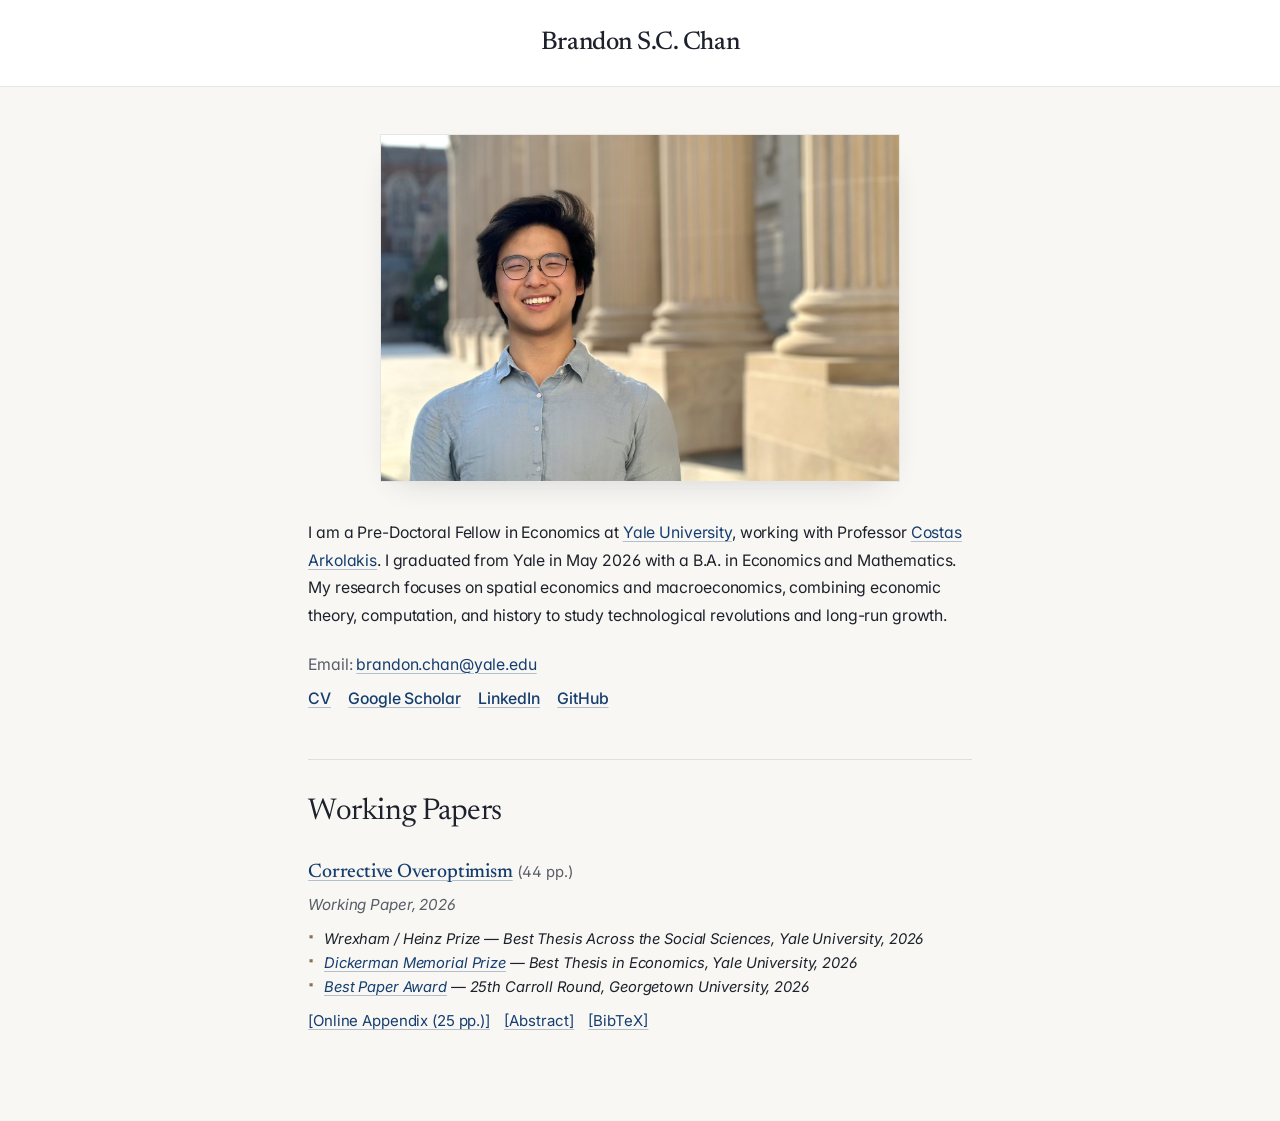
<file: index.html>
<!DOCTYPE html>
<html lang="en">
<head>
  <meta charset="UTF-8">
  <meta name="viewport" content="width=device-width, initial-scale=1.0">
  <title>Brandon S.C. Chan</title>
  <meta name="description" content="Brandon S.C. Chan — Pre-Doctoral Fellow in Economics at Yale University. Research in spatial economics, macroeconomics, and economic history.">
  <meta name="keywords" content="Brandon S.C. Chan, Brandon Chan, Yale Economics, Corrective Overoptimism, Spatial Economics, Macroeconomics, Economic History, Costas Arkolakis">
  <meta name="author" content="Brandon S.C. Chan">
  <link rel="canonical" href="https://brandonscchan.github.io/">
  <link rel="alternate" type="text/plain" href="https://brandonscchan.github.io/llms.txt" title="LLM Summary">
  <link rel="alternate" type="text/markdown" href="https://brandonscchan.github.io/llms-full.txt" title="LLM Full Technical Digest">

  <!-- Highwire Press / Google Scholar / Semantic Scholar Metadata -->
  <meta name="citation_title" content="Corrective Overoptimism">
  <meta name="citation_author" content="Chan, Brandon S.C.">
  <meta name="citation_author_institution" content="Yale University">
  <meta name="citation_publication_date" content="2026">
  <meta name="citation_online_date" content="2026/11/26">
  <meta name="citation_technical_report_institution" content="Department of Economics, Yale University">
  <meta name="citation_keywords" content="Corrective Overoptimism; Diagnostic Expectations; Infrastructure Investment; Spatial Development; Technology Diffusion; Industrial Revolution; Spatial Economics; Transport Networks; Endogenous Growth; Structural Transformation; JEL D84, E22, E32, N73, O18, O33, R12, R42">
  <meta name="citation_abstract_html_url" content="https://brandonscchan.github.io/papers/corrective-overoptimism/">
  <meta name="citation_pdf_url" content="https://brandonscchan.github.io/papers/corrective-overoptimism.pdf">

  <!-- OpenGraph / Social Discovery -->
  <meta property="og:type" content="website">
  <meta property="og:title" content="Brandon S.C. Chan">
  <meta property="og:description" content="Pre-Doctoral Fellow in Economics at Yale University.">
  <meta property="og:url" content="https://brandonscchan.github.io/">
  <meta property="og:image" content="https://brandonscchan.github.io/images/portrait.jpg">
  <meta name="twitter:card" content="summary">
  <meta name="twitter:title" content="Brandon S.C. Chan">
  <meta name="twitter:description" content="Pre-Doctoral Fellow in Economics at Yale University.">

  <!-- Schema.org JSON-LD for Academic & AI Knowledge Graphs -->
  <script type="application/ld+json">
  {
    "@context": "https://schema.org",
    "@graph": [
      {
        "@type": "Person",
        "@id": "https://brandonscchan.github.io/#person",
        "name": "Brandon S.C. Chan",
        "givenName": "Brandon S.C.",
        "familyName": "Chan",
        "jobTitle": "Pre-Doctoral Fellow in Economics",
        "affiliation": {
          "@type": "CollegeOrUniversity",
          "name": "Yale University",
          "department": "Department of Economics"
        },
        "alumniOf": {
          "@type": "CollegeOrUniversity",
          "name": "Yale University"
        },
        "email": "mailto:brandon.chan@yale.edu",
        "url": "https://brandonscchan.github.io/",
        "sameAs": [
          "https://github.com/brandonscchan",
          "https://www.linkedin.com/in/brandon-sc-chan"
        ],
        "knowsAbout": [
          "Spatial Economics",
          "Behavioral Macroeconomics",
          "Diagnostic Expectations",
          "Economic History",
          "Endogenous Growth",
          "Infrastructure Networks"
        ],
        "award": [
          "Wrexham / Heinz Prize for Best Thesis Across the Social Sciences, Yale University (2026)",
          "Dickerman Memorial Prize for Best Thesis in Economics, Yale University (2026)",
          "Best Paper Award, 25th Carroll Round, Georgetown University (2026)"
        ]
      },
      {
        "@type": "ScholarlyArticle",
        "@id": "https://brandonscchan.github.io/papers/corrective-overoptimism/#article",
        "headline": "Corrective Overoptimism",
        "name": "Corrective Overoptimism",
        "author": {
          "@id": "https://brandonscchan.github.io/#person"
        },
        "datePublished": "2026",
        "dateModified": "2026-11-26",
        "publisher": {
          "@type": "Organization",
          "name": "Department of Economics, Yale University"
        },
        "url": "https://brandonscchan.github.io/papers/corrective-overoptimism/",
        "encoding": {
          "@type": "MediaObject",
          "contentUrl": "https://brandonscchan.github.io/papers/corrective-overoptimism.pdf",
          "encodingFormat": "application/pdf"
        },
        "inLanguage": "en",
        "keywords": [
          "Corrective Overoptimism",
          "Diagnostic Expectations",
          "Infrastructure Investment",
          "Spatial Development",
          "Technology Diffusion",
          "Industrial Revolution",
          "Spatial Economics",
          "Transport Networks",
          "Endogenous Growth",
          "Structural Transformation",
          "Theory of the Second Best"
        ],
        "abstract": "Booms in infrastructure investment often coincide with investor exuberance and disappointment, yet the resulting networks endure. I show that investor overoptimism can correct a fundamental market failure: agents with diagnostic expectations over-extrapolate good news and sink irreversible capital, pushing underinvestment toward the efficient level. I embed this mechanism—corrective overoptimism—in a dynamic spatial model with endogenous infrastructure and estimate it for England and Wales from 1710 to 1881, spanning the turnpike, canal, and railway booms. The estimated degree of overreaction (θ = 1.06) aligns with evidence from modern settings and explains railway investors’ traffic forecasts at opening. Without diagnostic expectations, the 1881 transport network would be fifteen percent smaller, eliminating eleven percent of railway-era gains in real output per capita and eight percent of real-wage gains. Corrective overoptimism can be a potent channel for growth."
      }
    ]
  }
  </script>

  <link rel="icon" type="image/svg+xml" href="images/favicon.svg">
  <link rel="icon" type="image/png" sizes="256x256" href="images/favicon.png">
  <link rel="apple-touch-icon" sizes="180x180" href="images/apple-touch-icon.png">
  <link rel="preconnect" href="https://fonts.googleapis.com">
  <link rel="preconnect" href="https://fonts.gstatic.com" crossorigin>
  <link href="https://fonts.googleapis.com/css2?family=Inter:ital,wght@0,400;0,500;0,600;1,400&family=Newsreader:opsz,wght@6..72,400;6..72,500&display=swap" rel="stylesheet">
  <link rel="stylesheet" href="css/style.css">
</head>
<body>
  <header class="site-header">
    <h1 id="hero-name" class="site-title">Brandon S.C. Chan</h1>
  </header>

  <main class="site-main">
    <div class="content-column">
      <div class="portrait-wrap">
        <img id="hero-photo" class="portrait" src="images/portrait.jpg" alt="Brandon S.C. Chan">
      </div>

      <section class="bio-section" aria-label="Biography">
        <div id="hero-bio" class="bio-copy"></div>
        <p class="contact-line">
          Email: <a href="mailto:brandon.chan@yale.edu" id="hero-email">brandon.chan@yale.edu</a>
        </p>
        <p id="hero-links" class="links-line"></p>
      </section>

      <section id="working-papers-section" class="paper-section" style="display: none;">
        <hr class="section-rule">
        <h2 class="section-heading">Working Papers</h2>
        <div id="working-papers-list" class="paper-list"></div>
      </section>

      <section id="publications-section" class="paper-section" style="display: none;">
        <hr class="section-rule">
        <h2 class="section-heading">Accepted and Published Papers</h2>
        <div id="publications-list" class="paper-list"></div>
      </section>
    </div>
  </main>

  <script src="js/site.js"></script>
</body>
</html>
</file>
<file: css/style.css>
/* Brandon S.C. Chan — Personal Website */

:root {
  --font-serif: "Newsreader", Georgia, "Times New Roman", serif;
  --font-sans: "Inter", -apple-system, BlinkMacSystemFont, "Segoe UI", sans-serif;
  --font-code: ui-monospace, SFMono-Regular, Menlo, monospace;

  --bg-header: #ffffff;
  --bg-page: #f8f7f4;
  --bg-drawer: #ffffff;

  --ink: #1c212b;
  --ink-muted: #585d68;
  --accent: #153e6f;
  --accent-hover: #0b2648;
  --accent-underline: rgba(21, 62, 111, 0.30);
  --stone-bullet: #8a7352;
  --rule: #e2dfd7;
  --header-rule: #eae7e0;

  --max-width: 42rem;
}

*, *::before, *::after {
  box-sizing: border-box;
}

html, body {
  margin: 0;
  padding: 0;
  overflow-x: clip;
  background-color: var(--bg-page);
  color: var(--ink);
  font-family: var(--font-sans);
  font-feature-settings: "cv02", "cv03", "cv04", "cv11";
  font-size: 15.8px;
  line-height: 1.76;
  letter-spacing: -0.008em;
  -webkit-font-smoothing: antialiased;
  -moz-osx-font-smoothing: grayscale;
  text-rendering: optimizeLegibility;
}

a {
  color: var(--accent);
  text-decoration: underline;
  text-decoration-color: var(--accent-underline);
  text-underline-offset: 3px;
  text-decoration-thickness: 1px;
  transition: color 0.16s ease, text-decoration-color 0.16s ease;
}

a:hover {
  color: var(--accent-hover);
  text-decoration-color: var(--accent-hover);
}

a:focus-visible,
button:focus-visible {
  outline: 2px solid var(--accent);
  outline-offset: 2px;
  border-radius: 2px;
}

/* ---------- Masthead Header ---------- */
.site-header {
  background-color: var(--bg-header);
  border-bottom: 1px solid var(--header-rule);
  padding: 1.75rem 1.5rem;
  text-align: center;
}

.site-title {
  margin: 0;
  font-family: var(--font-serif);
  font-size: 1.62rem;
  font-weight: 500;
  line-height: 1.2;
  letter-spacing: -0.018em;
  color: var(--ink);
}

/* ---------- Main Single-Column Editorial Canvas ---------- */
.site-main {
  padding: 3rem 1.5rem 5.5rem;
}

.content-column {
  max-width: var(--max-width);
  margin: 0 auto;
}

/* Rectangular Landscape Portrait */
.portrait-wrap {
  margin: 0 0 2.35rem;
  text-align: center;
}

.portrait {
  display: block;
  width: min(100%, 520px);
  height: auto;
  margin: 0 auto;
  border: 1px solid rgba(28, 33, 43, 0.08);
  box-shadow: 0 12px 32px -18px rgba(28, 33, 43, 0.24);
}

/* ---------- Bio & Contact ---------- */
.bio-copy p {
  margin: 0 0 1.3rem;
}

.contact-line {
  margin: 0 0 0.45rem;
  color: var(--ink-muted);
}

.links-line {
  margin: 0;
  display: flex;
  flex-wrap: wrap;
  gap: 0.25rem 1.1rem;
  font-weight: 500;
}

/* ---------- Section Dividers & Headings ---------- */
.paper-section {
  margin-top: 2.9rem;
}

.section-rule {
  border: none;
  border-top: 1px solid var(--rule);
  margin: 0 0 2.15rem;
}

.section-heading {
  margin: 0 0 1.65rem;
  font-family: var(--font-serif);
  font-size: 1.9rem;
  font-weight: 400;
  line-height: 1.2;
  letter-spacing: -0.015em;
  color: var(--ink);
}

/* ---------- Paper Entries ---------- */
.paper-list {
  display: flex;
  flex-direction: column;
  gap: 1.85rem;
}

.paper-headline {
  margin: 0;
}

.paper-title {
  font-family: var(--font-serif);
  font-size: 1.24rem;
  font-weight: 500;
  letter-spacing: -0.01em;
}

.paper-pages {
  color: var(--ink-muted);
  font-size: 0.94rem;
  font-variant-numeric: tabular-nums;
}

.paper-status {
  margin: 0.12rem 0 0;
  font-style: italic;
  color: var(--ink-muted);
  font-size: 0.96rem;
}

/* Award citations */
.paper-awards {
  list-style: none;
  margin: 0.48rem 0 0;
  padding: 0;
}

.paper-awards li {
  position: relative;
  padding-left: 1rem;
  font-style: italic;
  font-size: 0.93rem;
  line-height: 1.64;
  color: var(--ink);
}

.paper-awards li::before {
  content: "▪";
  position: absolute;
  left: 0;
  top: 0;
  font-style: normal;
  font-size: 0.7rem;
  color: var(--stone-bullet);
}

/* Inline bracketed actions */
.paper-actions {
  margin: 0.55rem 0 0;
  display: flex;
  flex-wrap: wrap;
  gap: 0.25rem 0.9rem;
  font-size: 0.95rem;
}

.inline-btn {
  padding: 0;
  border: none;
  background: transparent;
  color: var(--accent);
  font-family: var(--font-sans);
  font-size: 0.95rem;
  line-height: 1.76;
  text-decoration: underline;
  text-decoration-color: var(--accent-underline);
  text-underline-offset: 3px;
  text-decoration-thickness: 1px;
  cursor: pointer;
  transition: color 0.16s ease, text-decoration-color 0.16s ease;
}

.inline-btn:hover,
.inline-btn[aria-expanded="true"] {
  color: var(--accent-hover);
  text-decoration-color: var(--accent-hover);
}

/* Hidden-by-default Abstract & BibTeX drawers */
.paper-drawer {
  margin-top: 0.95rem;
  padding: 1rem 1.2rem;
  border-left: 2px solid var(--accent);
  background: var(--bg-drawer);
}

.paper-drawer[hidden] {
  display: none;
}

.paper-drawer p {
  margin: 0 0 0.75rem;
  font-size: 0.93rem;
  line-height: 1.72;
  color: var(--ink);
}

.paper-drawer p:last-child {
  margin-bottom: 0;
}

.bibtex-drawer {
  position: relative;
  margin-top: 0.95rem;
  padding: 0.9rem 1.1rem;
  border-left: 2px solid var(--accent);
  background: var(--bg-drawer);
  overflow-x: auto;
}

.bibtex-drawer[hidden] {
  display: none;
}

.bibtex-drawer pre {
  margin: 0;
  padding-right: 3.75rem;
  font-family: var(--font-code);
  font-size: 0.8rem;
  line-height: 1.55;
  white-space: pre;
  color: var(--ink);
}

.copy-bibtex-btn {
  position: absolute;
  top: 0.65rem;
  right: 0.7rem;
  padding: 0.15rem 0.55rem;
  border: 1px solid var(--rule);
  border-radius: 3px;
  background: var(--bg-header);
  color: var(--ink);
  font-family: var(--font-sans);
  font-size: 0.76rem;
  cursor: pointer;
  transition: border-color 0.15s ease, color 0.15s ease;
}

.copy-bibtex-btn:hover {
  border-color: var(--accent);
  color: var(--accent);
}

@media (max-width: 600px) {
  .site-header {
    padding: 1.45rem 1.25rem;
  }
  .site-title {
    font-size: 1.46rem;
  }
  .site-main {
    padding: 2.1rem 1.25rem 4rem;
  }
  .section-heading {
    font-size: 1.65rem;
  }
}
</file>
